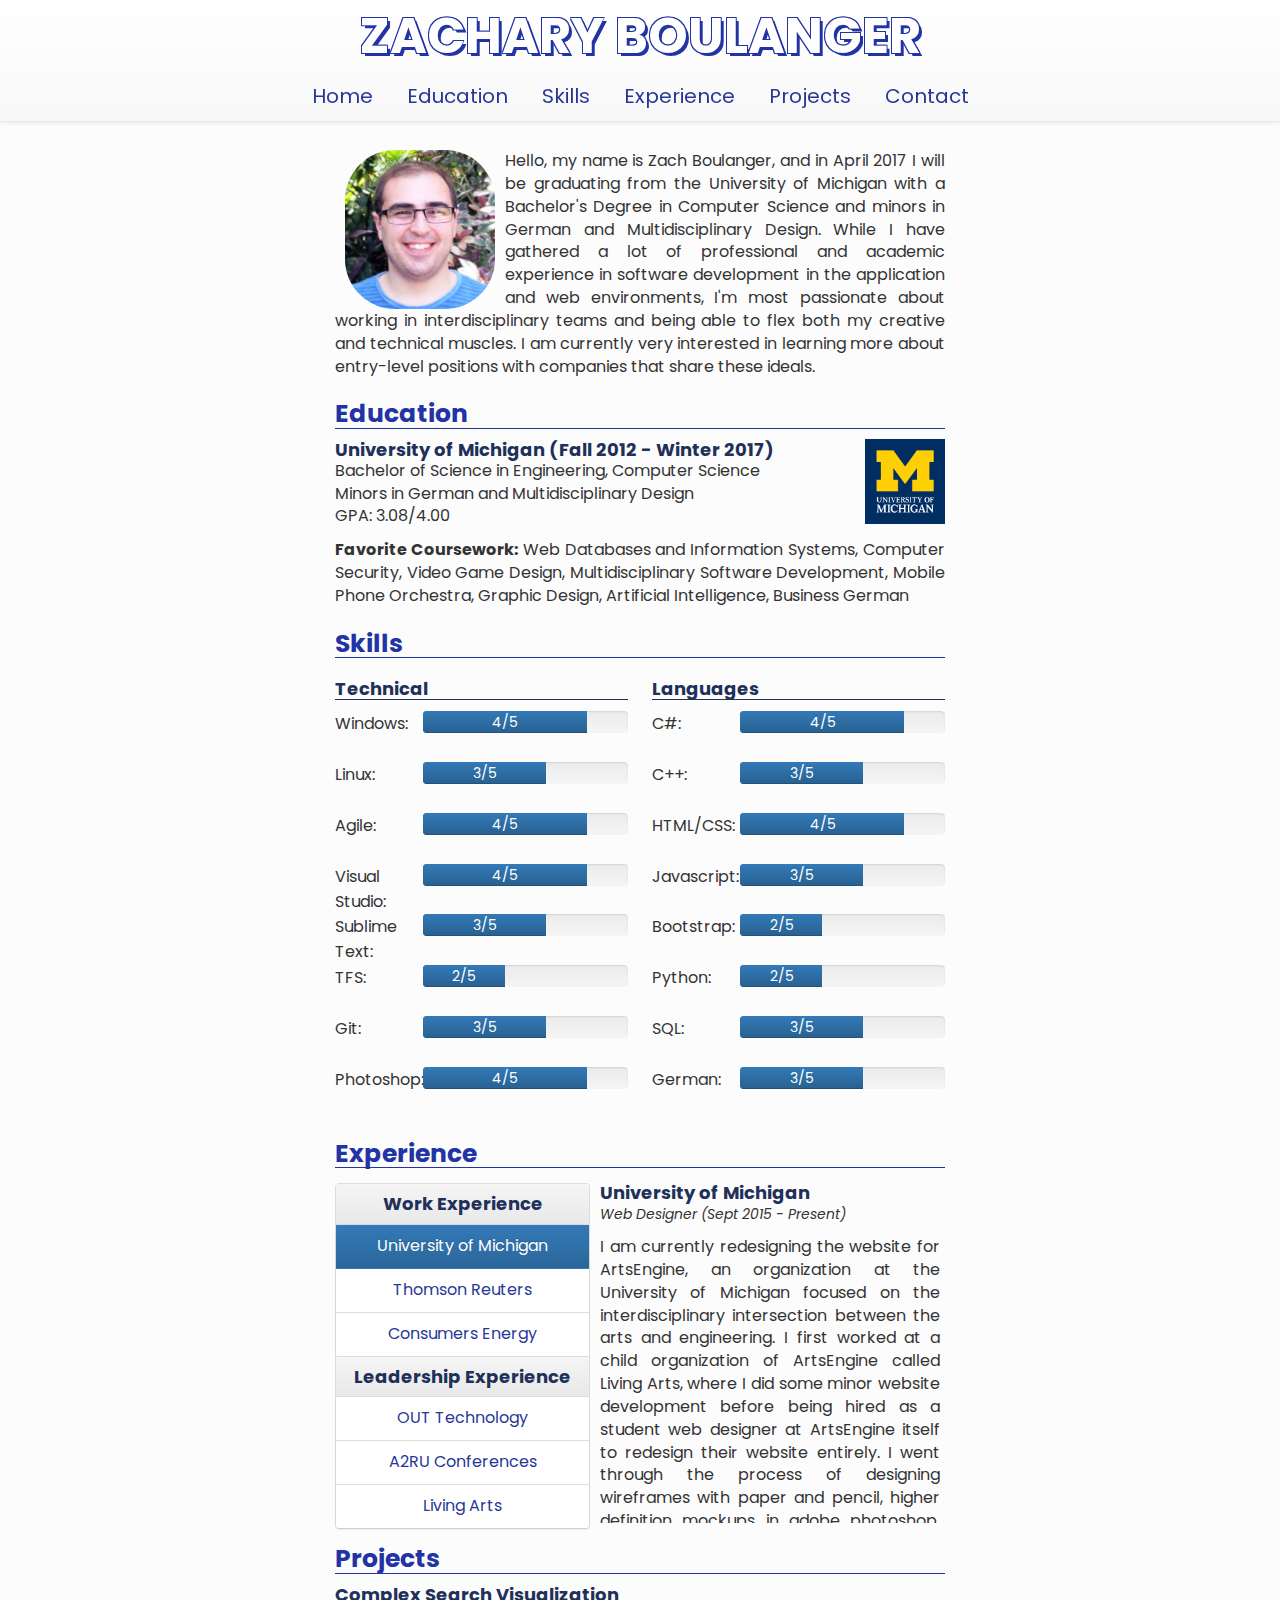
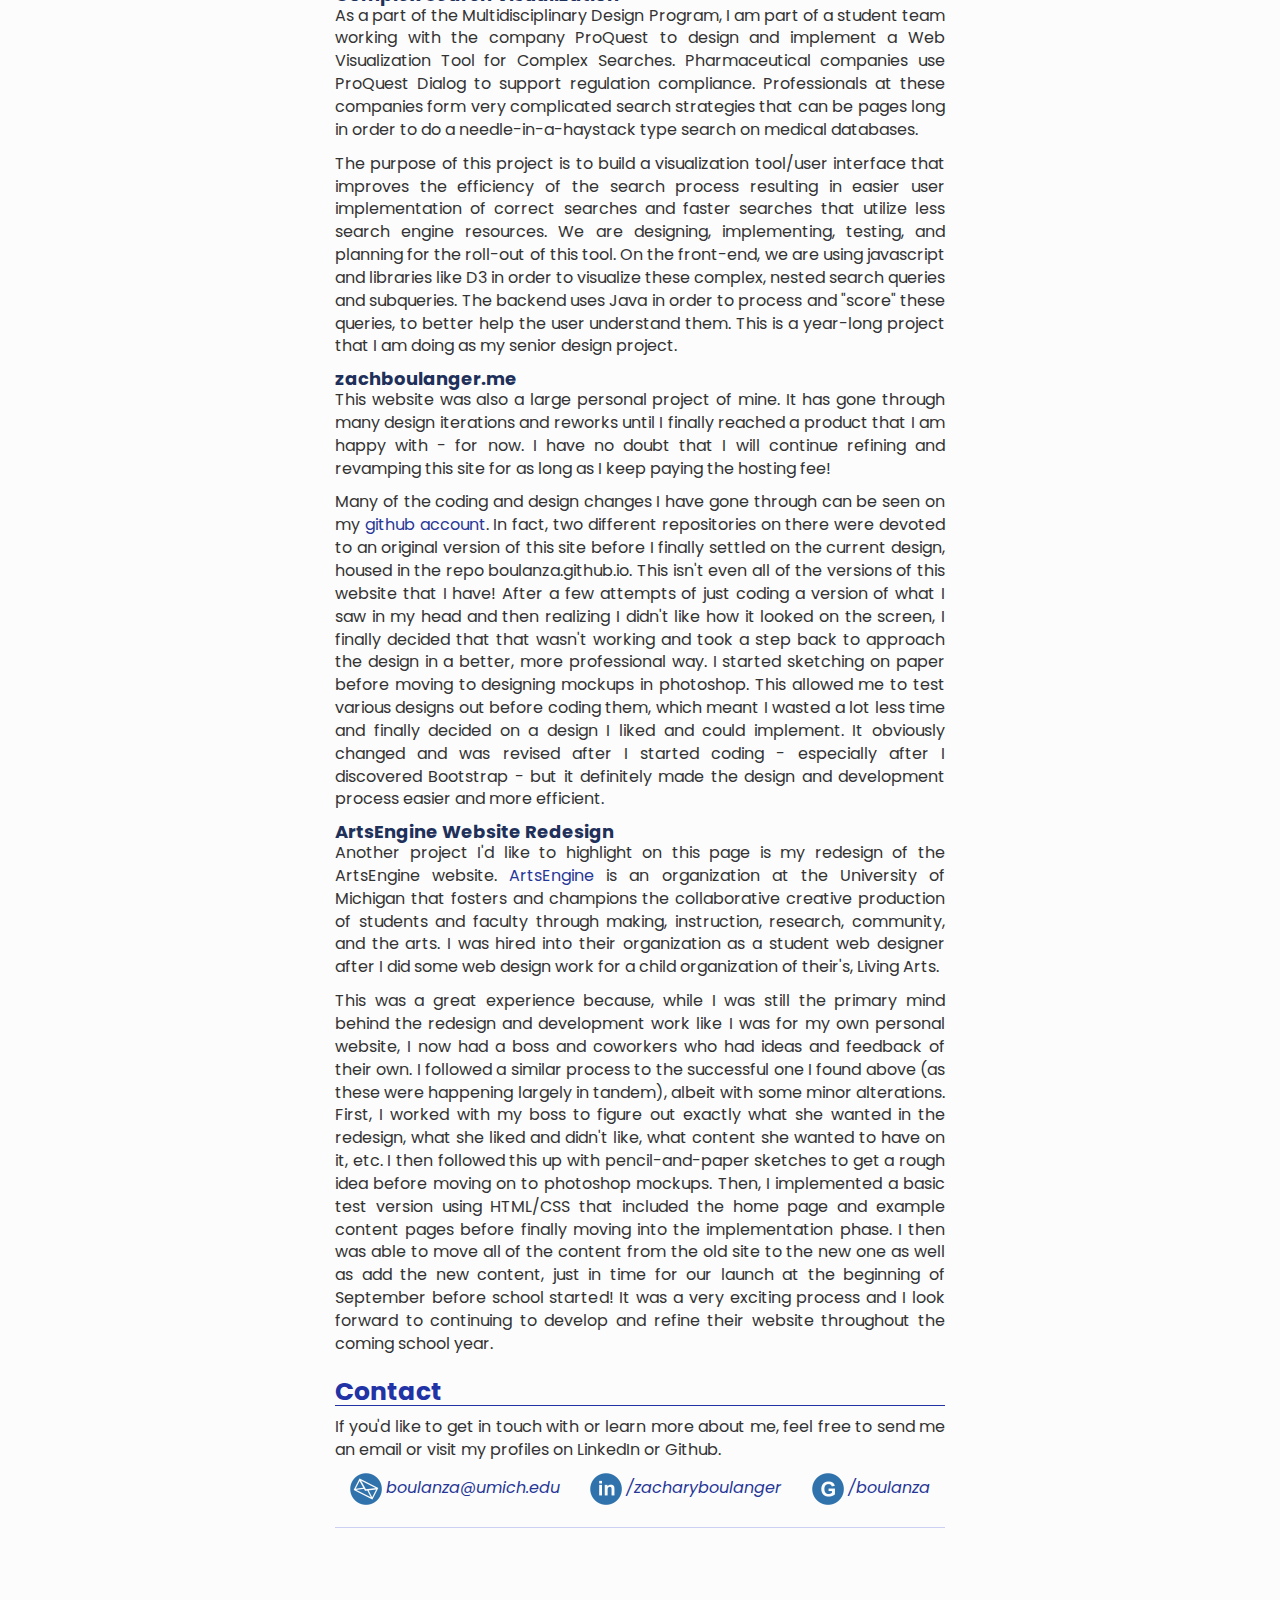
<file: index.html>
<!DOCTYPE html>
<html>
<head>
  <script src="https://code.jquery.com/jquery-3.1.0.min.js" integrity="sha256-cCueBR6CsyA4/9szpPfrX3s49M9vUU5BgtiJj06wt/s=" crossorigin="anonymous"></script>

  <link rel="stylesheet" href="bootstrap/css/bootstrap-theme.min.css">
  <link rel="stylesheet" href="bootstrap/css/bootstrap.min.css">
  <script src="bootstrap/js/bootstrap.min.js"></script>

  <link rel="stylesheet" type="text/css" href="style.css">
  <script src="script.js"></script>
</head>
<body>
  <nav class="navbar navbar-default navbar-fixed-top">
    <div class="container">
      <!-- These get shown no matter what -->
      <div class="navbar-header col-xs-12">
        <button type="button" class="navbar-toggle collapsed padded" data-toggle="collapse" data-target="#links-navbar-collapse-1" aria-expanded="false">
          <span class="sr-only">Toggle Navigation</span>
          <span class="icon-bar"></span>
          <span class="icon-bar"></span>
          <span class="icon-bar"></span>
        </button>

        <span class="heading">ZACHARY BOULANGER</span>
      </div>

      <!-- These are the rest of the links that get toggled away -->
      <div class="collapse navbar-collapse" id="links-navbar-collapse-1">
        <ul class="nav navbar-nav">
          <li><a href="">Home</a></li>
          <li><a href="#edu">Education</a></li>
          <li><a href="#skills">Skills</a></li>
          <li><a href="#experience">Experience</a></li>
          <li><a href="#projects">Projects</a></li>
          <li><a href="#contact">Contact</a></li>
        </ul>
      </div>
    </div>
  </nav>

  <div class="container col-xs-12 col-lg-6 col-lg-offset-3 col-md-8 col-md-offset-2 main">
    <p>
      <img src="images/me.jpg" width="150px" style="float: left; margin: 0px 10px; border-radius: 50px;"> Hello, my name is Zach Boulanger, and in April 2017 I will be graduating from the University of Michigan with a Bachelor's Degree in Computer Science and minors in German and Multidisciplinary Design. While I have gathered a lot of professional and academic experience in software development in the application and web environments, I'm most passionate about working in interdisciplinary teams and being able to flex both my creative and technical muscles. I am currently very interested in learning more about entry-level positions with companies that share these ideals.
    </p>

    <a name="edu" class="top"></a>
    <h1>Education</h1>
    <img src="images/umichlogo.png" width="80px" style="float: right;">
    <p>
      <h3>University of Michigan (Fall 2012 - Winter 2017)</h3>
      Bachelor of Science in Engineering, Computer Science<br />
      Minors in German and Multidisciplinary Design<br />
      GPA: 3.08/4.00
    </p>
    <p>
      <strong>Favorite Coursework:</strong> Web Databases and Information Systems, Computer Security, Video Game Design, Multidisciplinary Software Development, Mobile Phone Orchestra, Graphic Design, Artificial Intelligence, Business German
    </p>

    <a name="skills" class="top"></a>
    <h1>Skills</h1>
    <div class="skillsContainer">
    <div class="skillsSection">
    <h4>Technical</h4>
    <span class="progress-title">Windows:</span>
    <div class="progress">
      <div class="progress-bar" aria-valuenow="4" aria-valuemin="0" aria-valuemax="5" style="width: 80%;">4/5</div>
    </div><br />

    <span class="progress-title">Linux:</span>
    <div class="progress">
      <div class="progress-bar" aria-valuenow="3" aria-valuemin="0" aria-valuemax="5" style="width: 60%;">3/5</div>
    </div><br />

    <span class="progress-title">Agile:</span>
    <div class="progress">
      <div class="progress-bar" aria-valuenow="4" aria-valuemin="0" aria-valuemax="5" style="width: 80%;">4/5</div>
    </div><br />

    <span class="progress-title">Visual Studio:</span>
    <div class="progress">
      <div class="progress-bar" aria-valuenow="4" aria-valuemin="0" aria-valuemax="5" style="width: 80%;">4/5</div>
    </div><br />

    <span class="progress-title">Sublime Text:</span>
    <div class="progress">
      <div class="progress-bar" aria-valuenow="3" aria-valuemin="0" aria-valuemax="5" style="width: 60%;">3/5</div>
    </div><br />

    <span class="progress-title">TFS:</span>
    <div class="progress">
      <div class="progress-bar" aria-valuenow="2" aria-valuemin="0" aria-valuemax="5" style="width: 40%;">2/5</div>
    </div><br />

    <span class="progress-title">Git:</span>
    <div class="progress">
      <div class="progress-bar" aria-valuenow="3" aria-valuemin="0" aria-valuemax="5" style="width: 60%;">3/5</div>
    </div><br />

    <span class="progress-title">Photoshop:</span>
    <div class="progress">
      <div class="progress-bar" aria-valuenow="4" aria-valuemin="0" aria-valuemax="5" style="width: 80%;">4/5</div>
    </div><br />

    </div>
    <div class="skillsSection">
    <h4>Languages</h4>
    <span class="progress-title">C#:</span>
    <div class="progress">
      <div class="progress-bar" aria-valuenow="4" aria-valuemin="0" aria-valuemax="5" style="width: 80%;">4/5</div>
    </div><br />

    <span class="progress-title">C++:</span>
    <div class="progress">
      <div class="progress-bar" aria-valuenow="3" aria-valuemin="0" aria-valuemax="5" style="width: 60%;">3/5</div>
    </div><br />

    <span class="progress-title">HTML/CSS:</span>
    <div class="progress">
      <div class="progress-bar" aria-valuenow="4" aria-valuemin="0" aria-valuemax="5" style="width: 80%;">4/5</div>
    </div><br />

    <span class="progress-title">Javascript:</span>
    <div class="progress">
      <div class="progress-bar" aria-valuenow="3" aria-valuemin="0" aria-valuemax="5" style="width: 60%;">3/5</div>
    </div><br />

    <span class="progress-title">Bootstrap:</span>
    <div class="progress">
      <div class="progress-bar" aria-valuenow="2" aria-valuemin="0" aria-valuemax="5" style="width: 40%;">2/5</div>
    </div><br />

    <span class="progress-title">Python:</span>
    <div class="progress">
      <div class="progress-bar" aria-valuenow="2" aria-valuemin="0" aria-valuemax="5" style="width: 40%;">2/5</div>
    </div><br />

    <span class="progress-title">SQL:</span>
    <div class="progress">
      <div class="progress-bar" aria-valuenow="3" aria-valuemin="0" aria-valuemax="5" style="width: 60%;">3/5</div>
    </div><br />

    <span class="progress-title">German:</span>
    <div class="progress">
      <div class="progress-bar" aria-valuenow="3" aria-valuemin="0" aria-valuemax="5" style="width: 60%;">3/5</div>
    </div><br />

    </div>
    </div>

    <a name="experience" class="top"></a>
    <h1>Experience</h1>
    <div id="expBox">
      <div id="expNav">
        <div class="panel panel-default">
        <div class="panel-heading"><h3>Work Experience</h3></div>
         <ul class="list-group">
          <li data-link="3" class="list-group-item active">University of Michigan</li>
          <li data-link="2" class="list-group-item">Thomson Reuters</li>
          <li data-link="1" class="list-group-item">Consumers Energy</li>
         </ul>
        <div class="panel-heading"><h3>Leadership Experience</h3></div>
         <ul class="list-group">
          <li data-link="6" class="list-group-item">OUT Technology</li>
          <li data-link="5" class="list-group-item">A2RU Conferences</li>
          <li data-link="4" class="list-group-item">Living Arts</li>
         </ul>
        </div>
      </div>
      <div id="exp1" class="expContent">
        <h3>Consumers Energy</h3>
        <small><em>Applications Developer Intern (May 2014 - Aug 2014),
        <br />Web Design Intern (June 2013 - Aug 2013)</em></small>
        <p>
          During my first summer with Consumers Energy, I worked for the Workforce Engagement and Strategy Team, where I helped them launch a new web-based learning system on the internal websites of different teams across the company. I created and updated these websites using Microsoft Sharepoint, HTML, CSS, and Javascript. I also re-designed other parts of the websites as a whole in order to make them easier to use and to draw attention to the new features I was adding, as well as the older but still widely used ones.
        </p>
        <p>

          During my second summer with them, I worked on the Applications Development team. There, I programmed primarily in .NET (using C#, ASP.NET, Model-View-Controller Patterns, etc) and SAP (using ABAP). I often pair-programmed with other developers and helped work on anything from the SAP backend to the .NET front end of their various applications. An example of a project I worked on while I was there was an automatic export of project cards from their Leankit Kanban board, which helped their Agile process become more efficient. This program would run on a server and automatically pull the data from the online board and then upload it to their internal sharepoint website. This freed up space on the site, helped it run quicker, and also freed up the time of the managers who previously had to do this work by hand.
        </p>
      </div>
      <div id="exp2" class="expContent">
        <h3>Thomson Reuters</h3>
        <small><em>Software Engineering Intern (May 2015 - Dec 2015)
        <br />Software Engineering Intern (May 2016 - Aug 2016)</em></small>
        <p>
          Here at Thomson Reuters Tax and Accounting, I worked on the full breadth and depth of software development. I helped plan projects and budget time for individual work items, implement these features on the front end, back end, and everything in between, and then follow it up afterwards with testing and bug fixes. I've primarily programmed in C#, but also wrote SQL when creating new database schema. We followed the Model-View-Presenter architectural pattern for the front-end, as the code abstraction and familiar pattern helps keep such a large code-base cleaner and easier to understand. Our environment of choice was Microsoft Visual Studio and SQL Server on a Windows machine, while Team Foundation Server was used for version control.
        </p>
        <p>
          I worked on two main projects over the course of my time here, one of which was adding a notifications system to the software and the other was adding an entirely new feature that was partially based off of existing functionality. Some examples of my contributions to these projects are: creating the custom dialog architecture that many notifications would use, modifying the emailer service to take in HTML while remaining secure, and creating an entirely new payroll schedule calculation engine based off of and integrated with existing code but implemented for an entirely new feature.
        </p>
      </div>
      <div id="exp3" class="expContent selectedContent">
        <h3>University of Michigan</h3>
        <small><em>Web Designer (Sept 2015 - Present)</em></small>
        <p>
          I am currently redesigning the website for ArtsEngine, an organization at the University of Michigan focused on the interdisciplinary intersection between the arts and engineering. I first worked at a child organization of ArtsEngine called Living Arts, where I did some minor website development before being hired as a student web designer at ArtsEngine itself to redesign their website entirely. I went through the process of designing wireframes with paper and pencil, higher definition mockups in adobe photoshop, and then a more advanced prototype done with HTML, CSS, and PHP, which I then presented to the organization. I previewed and tested my code using XAMPP. I am now in the process of moving over the old content, finishing up the redesign and implementing it, and maintaining the current site. I do my programming in Sublime Text and often test the site first in Chrome and use their Developer Tools when needed before testing in other browsers.
        </p>
      </div>
      <div id="exp4" class="expContent">
        <h3>Living Arts</h3>
        <small><em>Mentor, Executive/Alumni Boards Member (2012 - 2016)</em></small>
        <p>
          Living Arts is a living/learning community at the University of Michigan where students of all different disciplines come together to explore innovation and creativity. Upperclassmen mentor freshmen in monthly problem-solving/creative activities and a year-long project centered around innovation. I joined as a freshman in 2012, where I became the freshmen representative on the student executive board, which planned events both for our community and for outreach. As a sophomore in 2013, I stayed on as a mentor in the program. After "graduating" it that year, I have since joined the alumni board, which focuses on planning events to bring alumni and current students together. I also led a Website Workshop for students in the program three times, where I helped teach them how to create their very own website using HTML and CSS.
        </p>
      </div>
      <div id="exp5" class="expContent">
        <h3>Alliance for the Arts in Research Universities</h3>
        <small><em>Student Conference Advisor, Attendee (2013 - 2015)</em></small>
        <p>
          The Alliance for the Arts in Research Universities (A2RU) is a new national organization that focuses on the place and importance of the arts in academics, technology, research, and community. In 2013 they launched their Emerging Creatives conference for students. I, along with one other student, was chosen to represent students and help plan this conference. I then attended it that year as well as in 2014 and helped out with planning/setup again in 2015. During the conference, students would identify a problem and then work on developing a solution during the weekend-long event. My first year, my group made an app that would ask you questions about what you did during the day and then give you the chance you had of dying that day by measuring the "danger" of said activities. The message of it was supposed to be for you to live life to the fullest since you never know what could happen. The second year my group aimed to revamp the education system. We developed a program for high schools that would connect local business, students, and community leaders together to help foster increased community activity and help keep students engaged.
        </p>
      </div>
      <div id="exp6" class="expContent">
        <h3>OUT For Undergrad Technology Conference</h3>
        <small><em>Conference Attendee (2015)</em></small>
        <p>
          The OUT For Undergad Technology Conference is a conference that brings top-performing LGBTQ students from around the country together with industry professionals. There, we learned from them about what the tech and corporate worlds are like for LGBTQ people and how we can embrace our identities in a professional setting. We also learned about many top companies and their specific areas of tech, whether it be UI/UX, software engineering, Frontend/Backend development, or anything else.
        </p>
      </div>
    </div>

    <a name="projects" class="top"></a>
    <h1>Projects</h1>
    <p>
      <h3>Complex Search Visualization</h3>
      As a part of the Multidisciplinary Design Program, I am part of a student team working with the company ProQuest to design and implement a Web Visualization Tool for Complex Searches. Pharmaceutical companies use ProQuest Dialog to support regulation compliance. Professionals at these companies form very complicated search strategies that can be pages long in order to do a needle-in-a-haystack type search on medical databases.
    </p>
    <p>
      The purpose of this project is to build a visualization tool/user interface that improves the efficiency of the search process resulting in easier user implementation of correct searches and faster searches that utilize less search engine resources. We are designing, implementing, testing, and planning for the roll-out of this tool. On the front-end, we are using javascript and libraries like D3 in order to visualize these complex, nested search queries and subqueries. The backend uses Java in order to process and "score" these queries, to better help the user understand them. This is a year-long project that I am doing as my senior design project.
    </p>
    <p>
      <h3>zachboulanger.me</h3>
      This website was also a large personal project of mine. It has gone through many design iterations and reworks until I finally reached a product that I am happy with - for now. I have no doubt that I will continue refining and revamping this site for as long as I keep paying the hosting fee!
    </p>
    <p>
      Many of the coding and design changes I have gone through can be seen on my <a href="https://github.com/boulanza">github account</a>. In fact, two different repositories on there were devoted to an original version of this site before I finally settled on the current design, housed in the repo boulanza.github.io. This isn't even all of the versions of this website that I have! After a few attempts of just coding a version of what I saw in my head and then realizing I didn't like how it looked on the screen, I finally decided that that wasn't working and took a step back to approach the design in a better, more professional way. I started sketching on paper before moving to designing mockups in photoshop. This allowed me to test various designs out before coding them, which meant I wasted a lot less time and finally decided on a design I liked and could implement. It obviously changed and was revised after I started coding - especially after I discovered Bootstrap - but it definitely made the design and development process easier and more efficient.
    </p>
    <p>
      <h3>ArtsEngine Website Redesign</h3>
      Another project I'd like to highlight on this page is my redesign of the ArtsEngine website. <a href="http://artsengine.umich.edu/">ArtsEngine</a> is an organization at the University of Michigan that fosters and champions the collaborative creative production of students and faculty through making, instruction, research, community, and the arts. I was hired into their organization as a student web designer after I did some web design work for a child organization of their's, Living Arts.
    </p>
    <p>
      This was a great experience because, while I was still the primary mind behind the redesign and development work like I was for my own personal website, I now had a boss and coworkers who had ideas and feedback of their own. I followed a similar process to the successful one I found above (as these were happening largely in tandem), albeit with some minor alterations. First, I worked with my boss to figure out exactly what she wanted in the redesign, what she liked and didn't like, what content she wanted to have on it, etc. I then followed this up with pencil-and-paper sketches to get a rough idea before moving on to photoshop mockups. Then, I implemented a basic test version using HTML/CSS that included the home page and example content pages before finally moving into the implementation phase. I then was able to move all of the content from the old site to the new one as well as add the new content, just in time for our launch at the beginning of September before school started! It was a very exciting process and I look forward to continuing to develop and refine their website throughout the coming school year.
    </p>

    <a name="contact" class="top"></a>
    <h1>Contact</h1>
    <p>
      If you'd like to get in touch with or learn more about me, feel free to send me an email or visit my profiles on LinkedIn or Github.
    </p>
    <div id="contactSection">
      <span><img src="images/email.png" width="32px"> <em><a href="mailto:boulanza@umich.edu">boulanza@umich.edu</a></em></span>

      <span><img src="images/linkedin.png" width="32px"> <em><a href="https://www.linkedin.com/in/zacharyboulanger">/zacharyboulanger</a></em></span>

      <span><img src="images/github.png" width="32px"> <em><a href="https://github.com/boulanza">/boulanza</a></em></span>
    </div>

    <hr />
  </div>
</body>
</html>
</file>
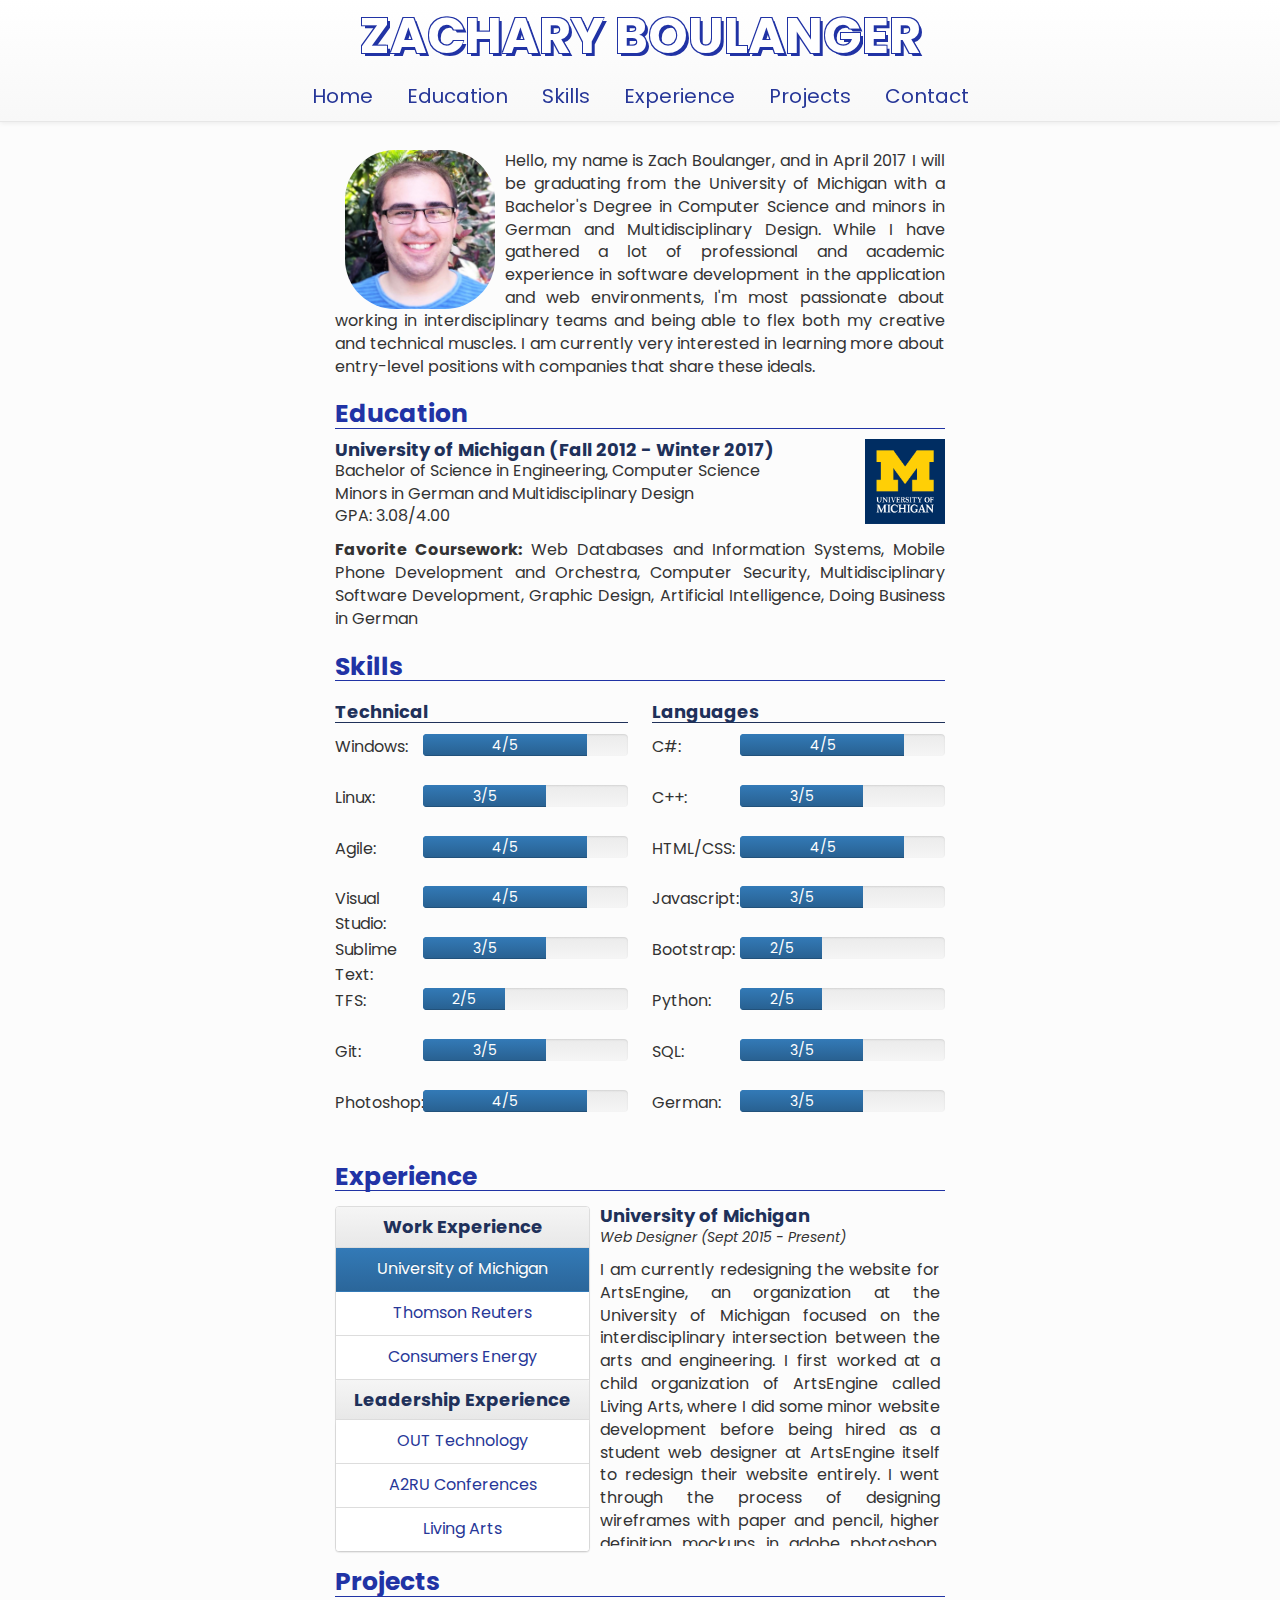
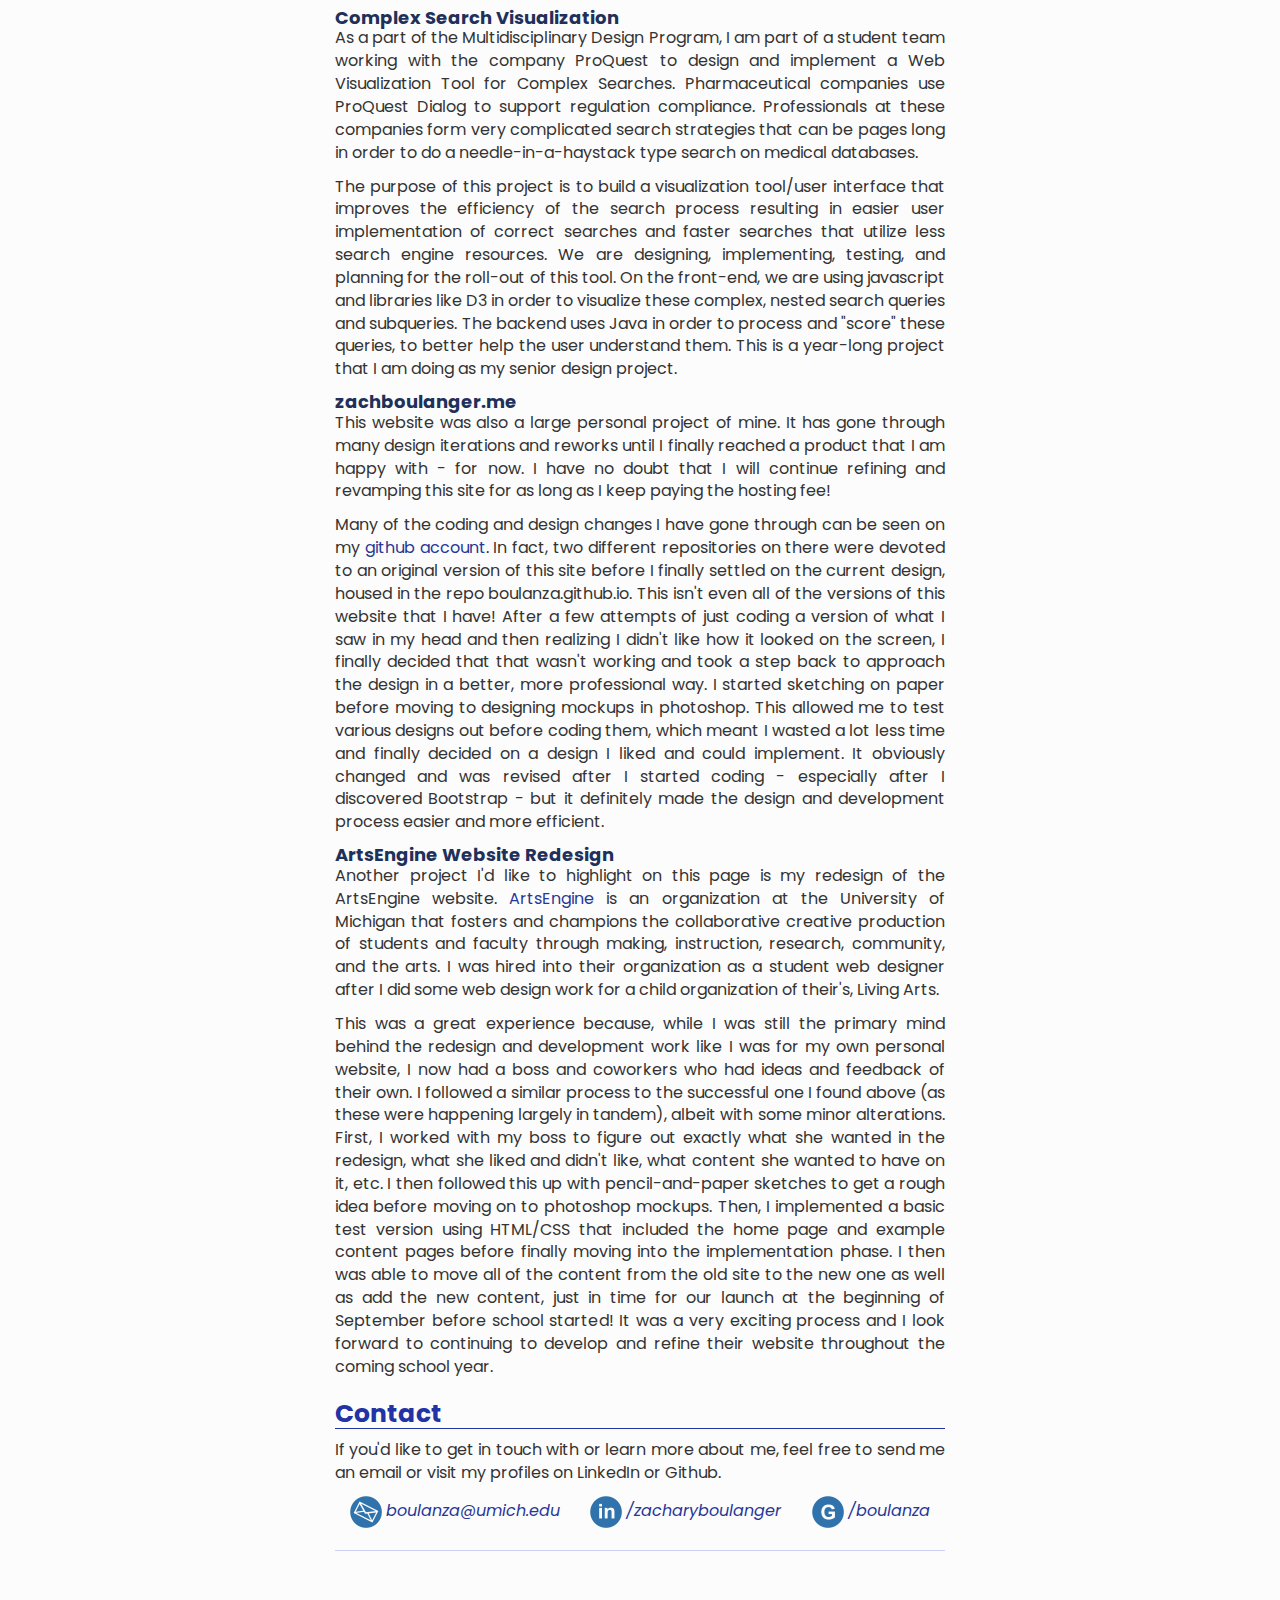
<file: dev.html>
<!DOCTYPE html>
<html>
<head>
	<script src="https://code.jquery.com/jquery-3.1.0.min.js" integrity="sha256-cCueBR6CsyA4/9szpPfrX3s49M9vUU5BgtiJj06wt/s=" crossorigin="anonymous"></script>

	<link rel="stylesheet" href="bootstrap/css/bootstrap-theme.min.css">
	<link rel="stylesheet" href="bootstrap/css/bootstrap.min.css">
	<script src="bootstrap/js/bootstrap.min.js"></script>

	<link rel="stylesheet" type="text/css" href="dev.css">
	<script src="dev.js"></script>
</head>
<body>
	<nav class="navbar navbar-default navbar-fixed-top">
		<div class="container">
			<!-- These get shown no matter what -->
			<div class="navbar-header col-xs-12">
				<button type="button" class="navbar-toggle collapsed padded" data-toggle="collapse" data-target="#links-navbar-collapse-1" aria-expanded="false">
					<span class="sr-only">Toggle Navigation</span>
					<span class="icon-bar"></span>
					<span class="icon-bar"></span>
					<span class="icon-bar"></span>
				</button>

				<span class="heading">ZACHARY BOULANGER</span>
			</div>

			<!-- These are the rest of the links that get toggled away -->
			<div class="collapse navbar-collapse" id="links-navbar-collapse-1">
				<ul class="nav navbar-nav">
					<li><a href="">Home</a></li>
					<li><a href="#edu">Education</a></li>
					<li><a href="#skills">Skills</a></li>
					<li><a href="#experience">Experience</a></li>
					<li><a href="#projects">Projects</a></li>
					<li><a href="#contact">Contact</a></li>
				</ul>
			</div>
		</div>
	</nav>

	<div class="container col-xs-12 col-lg-6 col-lg-offset-3 col-md-8 col-md-offset-2 main">
		<p>
			<img src="images/me.jpg" width="150px" style="float: left; margin: 0px 10px; border-radius: 50px;"> Hello, my name is Zach Boulanger, and in April 2017 I will be graduating from the University of Michigan with a Bachelor's Degree in Computer Science and minors in German and Multidisciplinary Design. While I have gathered a lot of professional and academic experience in software development in the application and web environments, I'm most passionate about working in interdisciplinary teams and being able to flex both my creative and technical muscles. I am currently very interested in learning more about entry-level positions with companies that share these ideals.
		</p>

		<a name="edu" class="top"></a>
		<h1>Education</h1>
		<img src="images/umichlogo.png" width="80px" style="float: right;">
		<p>
			<h3>University of Michigan (Fall 2012 - Winter 2017)</h3>
			Bachelor of Science in Engineering, Computer Science<br />
			Minors in German and Multidisciplinary Design<br />
			GPA: 3.08/4.00
		</p>
		<p>
			<strong>Favorite Coursework:</strong> Web Databases and Information Systems, Mobile Phone Development and Orchestra, Computer Security, Multidisciplinary Software Development, Graphic Design, Artificial Intelligence, Doing Business in German
		</p>

		<a name="skills" class="top"></a>
		<h1>Skills</h1>
		<div class="skillsContainer">
		<div class="skillsSection">
		<h4>Technical</h4>
		<span class="progress-title">Windows:</span>
		<div class="progress">
			<div class="progress-bar" aria-valuenow="4" aria-valuemin="0" aria-valuemax="5" style="width: 80%;">4/5</div>
		</div><br />

		<span class="progress-title">Linux:</span>
		<div class="progress">
			<div class="progress-bar" aria-valuenow="3" aria-valuemin="0" aria-valuemax="5" style="width: 60%;">3/5</div>
		</div><br />

		<span class="progress-title">Agile:</span>
		<div class="progress">
			<div class="progress-bar" aria-valuenow="4" aria-valuemin="0" aria-valuemax="5" style="width: 80%;">4/5</div>
		</div><br />

		<span class="progress-title">Visual Studio:</span>
		<div class="progress">
			<div class="progress-bar" aria-valuenow="4" aria-valuemin="0" aria-valuemax="5" style="width: 80%;">4/5</div>
		</div><br />

		<span class="progress-title">Sublime Text:</span>
		<div class="progress">
			<div class="progress-bar" aria-valuenow="3" aria-valuemin="0" aria-valuemax="5" style="width: 60%;">3/5</div>
		</div><br />

		<span class="progress-title">TFS:</span>
		<div class="progress">
			<div class="progress-bar" aria-valuenow="2" aria-valuemin="0" aria-valuemax="5" style="width: 40%;">2/5</div>
		</div><br />

		<span class="progress-title">Git:</span>
		<div class="progress">
			<div class="progress-bar" aria-valuenow="3" aria-valuemin="0" aria-valuemax="5" style="width: 60%;">3/5</div>
		</div><br />

		<span class="progress-title">Photoshop:</span>
		<div class="progress">
			<div class="progress-bar" aria-valuenow="4" aria-valuemin="0" aria-valuemax="5" style="width: 80%;">4/5</div>
		</div><br />

		</div>
		<div class="skillsSection">
		<h4>Languages</h4>
		<span class="progress-title">C#:</span>
		<div class="progress">
			<div class="progress-bar" aria-valuenow="4" aria-valuemin="0" aria-valuemax="5" style="width: 80%;">4/5</div>
		</div><br />

		<span class="progress-title">C++:</span>
		<div class="progress">
			<div class="progress-bar" aria-valuenow="3" aria-valuemin="0" aria-valuemax="5" style="width: 60%;">3/5</div>
		</div><br />

		<span class="progress-title">HTML/CSS:</span>
		<div class="progress">
			<div class="progress-bar" aria-valuenow="4" aria-valuemin="0" aria-valuemax="5" style="width: 80%;">4/5</div>
		</div><br />

		<span class="progress-title">Javascript:</span>
		<div class="progress">
			<div class="progress-bar" aria-valuenow="3" aria-valuemin="0" aria-valuemax="5" style="width: 60%;">3/5</div>
		</div><br />

		<span class="progress-title">Bootstrap:</span>
		<div class="progress">
			<div class="progress-bar" aria-valuenow="2" aria-valuemin="0" aria-valuemax="5" style="width: 40%;">2/5</div>
		</div><br />

		<span class="progress-title">Python:</span>
		<div class="progress">
			<div class="progress-bar" aria-valuenow="2" aria-valuemin="0" aria-valuemax="5" style="width: 40%;">2/5</div>
		</div><br />

		<span class="progress-title">SQL:</span>
		<div class="progress">
			<div class="progress-bar" aria-valuenow="3" aria-valuemin="0" aria-valuemax="5" style="width: 60%;">3/5</div>
		</div><br />

		<span class="progress-title">German:</span>
		<div class="progress">
			<div class="progress-bar" aria-valuenow="3" aria-valuemin="0" aria-valuemax="5" style="width: 60%;">3/5</div>
		</div><br />

		</div>
		</div>

		<a name="experience" class="top"></a>
		<h1>Experience</h1>
		<div id="expBox">
			<div id="expNav">
				<div class="panel panel-default">
				<div class="panel-heading"><h3>Work Experience</h3></div>
				 <ul class="list-group">
				 	<li data-link="3" class="list-group-item active">University of Michigan</li>
				 	<li data-link="2" class="list-group-item">Thomson Reuters</li>
				 	<li data-link="1" class="list-group-item">Consumers Energy</li>
				 </ul>
				<div class="panel-heading"><h3>Leadership Experience</h3></div>
				 <ul class="list-group">
				 	<li data-link="6" class="list-group-item">OUT Technology</li>
				 	<li data-link="5" class="list-group-item">A2RU Conferences</li>
				 	<li data-link="4" class="list-group-item">Living Arts</li>
				 </ul>
				</div>
			</div>
			<div id="exp1" class="expContent">
				<h3>Consumers Energy</h3>
				<small><em>Applications Developer Intern (May 2014 - Aug 2014),
				<br />Web Design Intern (June 2013 - Aug 2013)</em></small>
				<p>
					During my first summer with Consumers Energy, I worked for the Workforce Engagement and Strategy Team, where I helped them launch a new web-based learning system on the internal websites of different teams across the company. I created and updated these websites using Microsoft Sharepoint, HTML, CSS, and Javascript. I also re-designed other parts of the websites as a whole in order to make them easier to use and to draw attention to the new features I was adding, as well as the older but still widely used ones.
				</p>
				<p>

					During my second summer with them, I worked on the Applications Development team. There, I programmed primarily in .NET (using C#, ASP.NET, Model-View-Controller Patterns, etc) and SAP (using ABAP). I often pair-programmed with other developers and helped work on anything from the SAP backend to the .NET front end of their various applications. An example of a project I worked on while I was there was an automatic export of project cards from their Leankit Kanban board, which helped their Agile process become more efficient. This program would run on a server and automatically pull the data from the online board and then upload it to their internal sharepoint website. This freed up space on the site, helped it run quicker, and also freed up the time of the managers who previously had to do this work by hand.
				</p>
			</div>
			<div id="exp2" class="expContent">
				<h3>Thomson Reuters</h3>
				<small><em>Software Engineering Intern (May 2015 - Dec 2015)
				<br />Software Engineering Intern (May 2016 - Aug 2016)</em></small>
				<p>
					Here at Thomson Reuters Tax and Accounting, I worked on the full breadth and depth of software development. I helped plan projects and budget time for individual work items, implement these features on the front end, back end, and everything in between, and then follow it up afterwards with testing and bug fixes. I've primarily programmed in C#, but also wrote SQL when creating new database schema. We followed the Model-View-Presenter architectural pattern for the front-end, as the code abstraction and familiar pattern helps keep such a large code-base cleaner and easier to understand. Our environment of choice was Microsoft Visual Studio and SQL Server on a Windows machine, while Team Foundation Server was used for version control.
				</p>
				<p>
					I worked on two main projects over the course of my time here, one of which was adding a notifications system to the software and the other was adding an entirely new feature that was partially based off of existing functionality. Some examples of my contributions to these projects are: creating the custom dialog architecture that many notifications would use, modifying the emailer service to take in HTML while remaining secure, and creating an entirely new payroll schedule calculation engine based off of and integrated with existing code but implemented for an entirely new feature.
				</p>
			</div>
			<div id="exp3" class="expContent selectedContent">
				<h3>University of Michigan</h3>
				<small><em>Web Designer (Sept 2015 - Present)</em></small>
				<p>
					I am currently redesigning the website for ArtsEngine, an organization at the University of Michigan focused on the interdisciplinary intersection between the arts and engineering. I first worked at a child organization of ArtsEngine called Living Arts, where I did some minor website development before being hired as a student web designer at ArtsEngine itself to redesign their website entirely. I went through the process of designing wireframes with paper and pencil, higher definition mockups in adobe photoshop, and then a more advanced prototype done with HTML, CSS, and PHP, which I then presented to the organization. I previewed and tested my code using XAMPP. I am now in the process of moving over the old content, finishing up the redesign and implementing it, and maintaining the current site. I do my programming in Sublime Text and often test the site first in Chrome and use their Developer Tools when needed before testing in other browsers.
				</p>
			</div>
			<div id="exp4" class="expContent">
				<h3>Living Arts</h3>
				<small><em>Mentor, Executive/Alumni Boards Member (2012 - 2016)</em></small>
				<p>
					Living Arts is a living/learning community at the University of Michigan where students of all different disciplines come together to explore innovation and creativity. Upperclassmen mentor freshmen in monthly problem-solving/creative activities and a year-long project centered around innovation. I joined as a freshman in 2012, where I became the freshmen representative on the student executive board, which planned events both for our community and for outreach. As a sophomore in 2013, I stayed on as a mentor in the program. After "graduating" it that year, I have since joined the alumni board, which focuses on planning events to bring alumni and current students together. I also led a Website Workshop for students in the program three times, where I helped teach them how to create their very own website using HTML and CSS.
				</p>
			</div>
			<div id="exp5" class="expContent">
				<h3>Alliance for the Arts in Research Universities</h3>
				<small><em>Student Conference Advisor, Attendee (2013 - 2015)</em></small>
				<p>
					The Alliance for the Arts in Research Universities (A2RU) is a new national organization that focuses on the place and importance of the arts in academics, technology, research, and community. In 2013 they launched their Emerging Creatives conference for students. I, along with one other student, was chosen to represent students and help plan this conference. I then attended it that year as well as in 2014 and helped out with planning/setup again in 2015. During the conference, students would identify a problem and then work on developing a solution during the weekend-long event. My first year, my group made an app that would ask you questions about what you did during the day and then give you the chance you had of dying that day by measuring the "danger" of said activities. The message of it was supposed to be for you to live life to the fullest since you never know what could happen. The second year my group aimed to revamp the education system. We developed a program for high schools that would connect local business, students, and community leaders together to help foster increased community activity and help keep students engaged.
				</p>
			</div>
			<div id="exp6" class="expContent">
				<h3>OUT For Undergrad Technology Conference</h3>
				<small><em>Conference Attendee (2015)</em></small>
				<p>
					The OUT For Undergad Technology Conference is a conference that brings top-performing LGBTQ students from around the country together with industry professionals. There, we learned from them about what the tech and corporate worlds are like for LGBTQ people and how we can embrace our identities in a professional setting. We also learned about many top companies and their specific areas of tech, whether it be UI/UX, software engineering, Frontend/Backend development, or anything else.
				</p>
			</div>
		</div>

		<a name="projects" class="top"></a>
		<h1>Projects</h1>
		<p>
			<h3>Complex Search Visualization</h3>
			As a part of the Multidisciplinary Design Program, I am part of a student team working with the company ProQuest to design and implement a Web Visualization Tool for Complex Searches. Pharmaceutical companies use ProQuest Dialog to support regulation compliance. Professionals at these companies form very complicated search strategies that can be pages long in order to do a needle-in-a-haystack type search on medical databases.
		</p>
		<p>
			The purpose of this project is to build a visualization tool/user interface that improves the efficiency of the search process resulting in easier user implementation of correct searches and faster searches that utilize less search engine resources. We are designing, implementing, testing, and planning for the roll-out of this tool. On the front-end, we are using javascript and libraries like D3 in order to visualize these complex, nested search queries and subqueries. The backend uses Java in order to process and "score" these queries, to better help the user understand them. This is a year-long project that I am doing as my senior design project.
		</p>
		<p>
			<h3>zachboulanger.me</h3>
			This website was also a large personal project of mine. It has gone through many design iterations and reworks until I finally reached a product that I am happy with - for now. I have no doubt that I will continue refining and revamping this site for as long as I keep paying the hosting fee!
		</p>
		<p>
			Many of the coding and design changes I have gone through can be seen on my <a href="https://github.com/boulanza">github account</a>. In fact, two different repositories on there were devoted to an original version of this site before I finally settled on the current design, housed in the repo boulanza.github.io. This isn't even all of the versions of this website that I have! After a few attempts of just coding a version of what I saw in my head and then realizing I didn't like how it looked on the screen, I finally decided that that wasn't working and took a step back to approach the design in a better, more professional way. I started sketching on paper before moving to designing mockups in photoshop. This allowed me to test various designs out before coding them, which meant I wasted a lot less time and finally decided on a design I liked and could implement. It obviously changed and was revised after I started coding - especially after I discovered Bootstrap - but it definitely made the design and development process easier and more efficient.
		</p>
		<p>
			<h3>ArtsEngine Website Redesign</h3>
			Another project I'd like to highlight on this page is my redesign of the ArtsEngine website. <a href="http://artsengine.umich.edu/">ArtsEngine</a> is an organization at the University of Michigan that fosters and champions the collaborative creative production of students and faculty through making, instruction, research, community, and the arts. I was hired into their organization as a student web designer after I did some web design work for a child organization of their's, Living Arts.
		</p>
		<p>
			This was a great experience because, while I was still the primary mind behind the redesign and development work like I was for my own personal website, I now had a boss and coworkers who had ideas and feedback of their own. I followed a similar process to the successful one I found above (as these were happening largely in tandem), albeit with some minor alterations. First, I worked with my boss to figure out exactly what she wanted in the redesign, what she liked and didn't like, what content she wanted to have on it, etc. I then followed this up with pencil-and-paper sketches to get a rough idea before moving on to photoshop mockups. Then, I implemented a basic test version using HTML/CSS that included the home page and example content pages before finally moving into the implementation phase. I then was able to move all of the content from the old site to the new one as well as add the new content, just in time for our launch at the beginning of September before school started! It was a very exciting process and I look forward to continuing to develop and refine their website throughout the coming school year.
		</p>

		<a name="contact" class="top"></a>
		<h1>Contact</h1>
		<p>
			If you'd like to get in touch with or learn more about me, feel free to send me an email or visit my profiles on LinkedIn or Github.
		</p>
		<div id="contactSection">
			<span><img src="images/email.png" width="32px"> <em><a href="mailto:boulanza@umich.edu">boulanza@umich.edu</a></em></span>

			<span><img src="images/linkedin.png" width="32px"> <em><a href="https://www.linkedin.com/in/zacharyboulanger">/zacharyboulanger</a></em></span>

			<span><img src="images/github.png" width="32px"> <em><a href="https://github.com/boulanza">/boulanza</a></em></span>
		</div>

		<hr />
	</div>
</body>
</html>
</file>
<file: style.css>
@import url(https://fonts.googleapis.com/css?family=Poppins:400,600);

body {
	font-family: 'Poppins', sans-serif;
	background-color: #FCFCFC;
	padding-top: 150px;
}

@media screen and (max-width: 768px) {
	body {
		padding-top: 100px;
	}
}

.padded {
	position: relative;
	top: 10px;
}

.navbar, .navbar-header, #links-navbar-collapse-1 {
	text-align: center;
	float: none;
}

#links-navbar-collapse-1 .nav {
	float: none;
}

#links-navbar-collapse-1 .nav li {
	display: inline-block;
	float: none;
	font-size: 20px;
}

.heading {
	vertical-align: middle;
	color: white;
	font-size: 50px;
	font-family: 'Poppins', sans-serif;
	font-weight: bold;
	text-shadow:
		-1px -1px #2133a5,
		-1px 1px #2133a5,
		1px -1px #2133a5, 
		3px 3px #2133a5;
}

.main {
	text-align: justify;
	font-size: 16px;
	padding-bottom: 50px;
}

h1 {
	color: #2133a5;
	border-bottom: 1px solid #2133a5;
	margin-bottom: 10px;
	font-size: 25px;
	font-weight: bold;
}

h3 {
	color: #1F315A;
	margin: 0px;
	font-size: 18px;
	font-weight: bold;
}

h4 {
	color: #1F315A;
	font-size: 18px;
	font-weight: bold;
	border-bottom: 1px solid #1F315A;
}

a, nav a:visited {
	color: #273798;
	text-decoration: none;
}

a:hover {
	color: #6E7FEB;
}

a.top {
position: relative;
top: -120px;
display: block;
height: 0;
width: 0;
}

.skillsContainer {
	display: flex;
	justify-content: space-between;
}

.skillsSection {
	flex: flex-grow;
	width: 48%;
}

.progress {
	display: inline-block;
	width: 70%;
}

.progress-title {
	float: left;
	line-height: 25px;
	padding-right: 5px;
	width: 30%;
}

#expNav {
	float: left;
	text-align: center;
	padding-right: 10px;
	width: 265px;
	height: 360px;
}

#expNav ul {
	list-style-type: circle;
}

#expNav ul li {
	cursor: pointer;
	color: #273798;
}

#expNav ul li.active {
	color: #FFFFFF;
}

#expNav ul li:hover {
	background-color: #EEEEEE;
}

.expContent {
	display: none;
}

.expContent.selectedContent {
	display: inherit;
	height: 340px;
	overflow: auto;
	padding-right: 5px;
	margin-top: 15px;
}

.expContent p {
	padding-top: 10px;
}

#contactSection {
	display: flex;
	justify-content: space-around;
}

hr {
	border-color: #ccd1f4;
}
</file>
<file: dev.css>
@import url(https://fonts.googleapis.com/css?family=Poppins:400,600);

body {
	font-family: 'Poppins', sans-serif;
	background-color: #FCFCFC;
	padding-top: 150px;
}

@media screen and (max-width: 768px) {
	body {
		padding-top: 100px;
	}
}

.padded {
	position: relative;
	top: 10px;
}

.navbar, .navbar-header, #links-navbar-collapse-1 {
	text-align: center;
	float: none;
}

#links-navbar-collapse-1 .nav {
	float: none;
}

#links-navbar-collapse-1 .nav li {
	display: inline-block;
	float: none;
	font-size: 20px;
}

.heading {
	vertical-align: middle;
	color: white;
	font-size: 50px;
	font-family: 'Poppins', sans-serif;
	font-weight: bold;
	text-shadow:
		-1px -1px #2133a5,
		-1px 1px #2133a5,
		1px -1px #2133a5, 
		3px 3px #2133a5;
}

.main {
	text-align: justify;
	font-size: 16px;
	padding-bottom: 50px;
}

h1 {
	color: #2133a5;
	border-bottom: 1px solid #2133a5;
	margin-bottom: 10px;
	font-size: 25px;
	font-weight: bold;
}

h3 {
	color: #1F315A;
	margin: 0px;
	font-size: 18px;
	font-weight: bold;
}

h4 {
	color: #1F315A;
	font-size: 18px;
	font-weight: bold;
	border-bottom: 1px solid #1F315A;
}

a, nav a:visited {
	color: #273798;
	text-decoration: none;
}

a:hover {
	color: #6E7FEB;
}

a.top {
position: relative;
top: -120px;
display: block;
height: 0;
width: 0;
}

.skillsContainer {
	display: flex;
	justify-content: space-between;
}

.skillsSection {
	flex: flex-grow;
	width: 48%;
}

.progress {
	display: inline-block;
	width: 70%;
}

.progress-title {
	float: left;
	line-height: 25px;
	padding-right: 5px;
	width: 30%;
}

#expNav {
	float: left;
	text-align: center;
	padding-right: 10px;
	width: 265px;
	height: 360px;
}

#expNav ul {
	list-style-type: circle;
}

#expNav ul li {
	cursor: pointer;
	color: #273798;
}

#expNav ul li.active {
	color: #FFFFFF;
}

#expNav ul li:hover {
	background-color: #EEEEEE;
}

.expContent {
	display: none;
}

.expContent.selectedContent {
	display: inherit;
	height: 340px;
	overflow: auto;
	padding-right: 5px;
	margin-top: 15px;
}

.expContent p {
	padding-top: 10px;
}

#contactSection {
	display: flex;
	justify-content: space-around;
}

hr {
	border-color: #ccd1f4;
}
</file>
